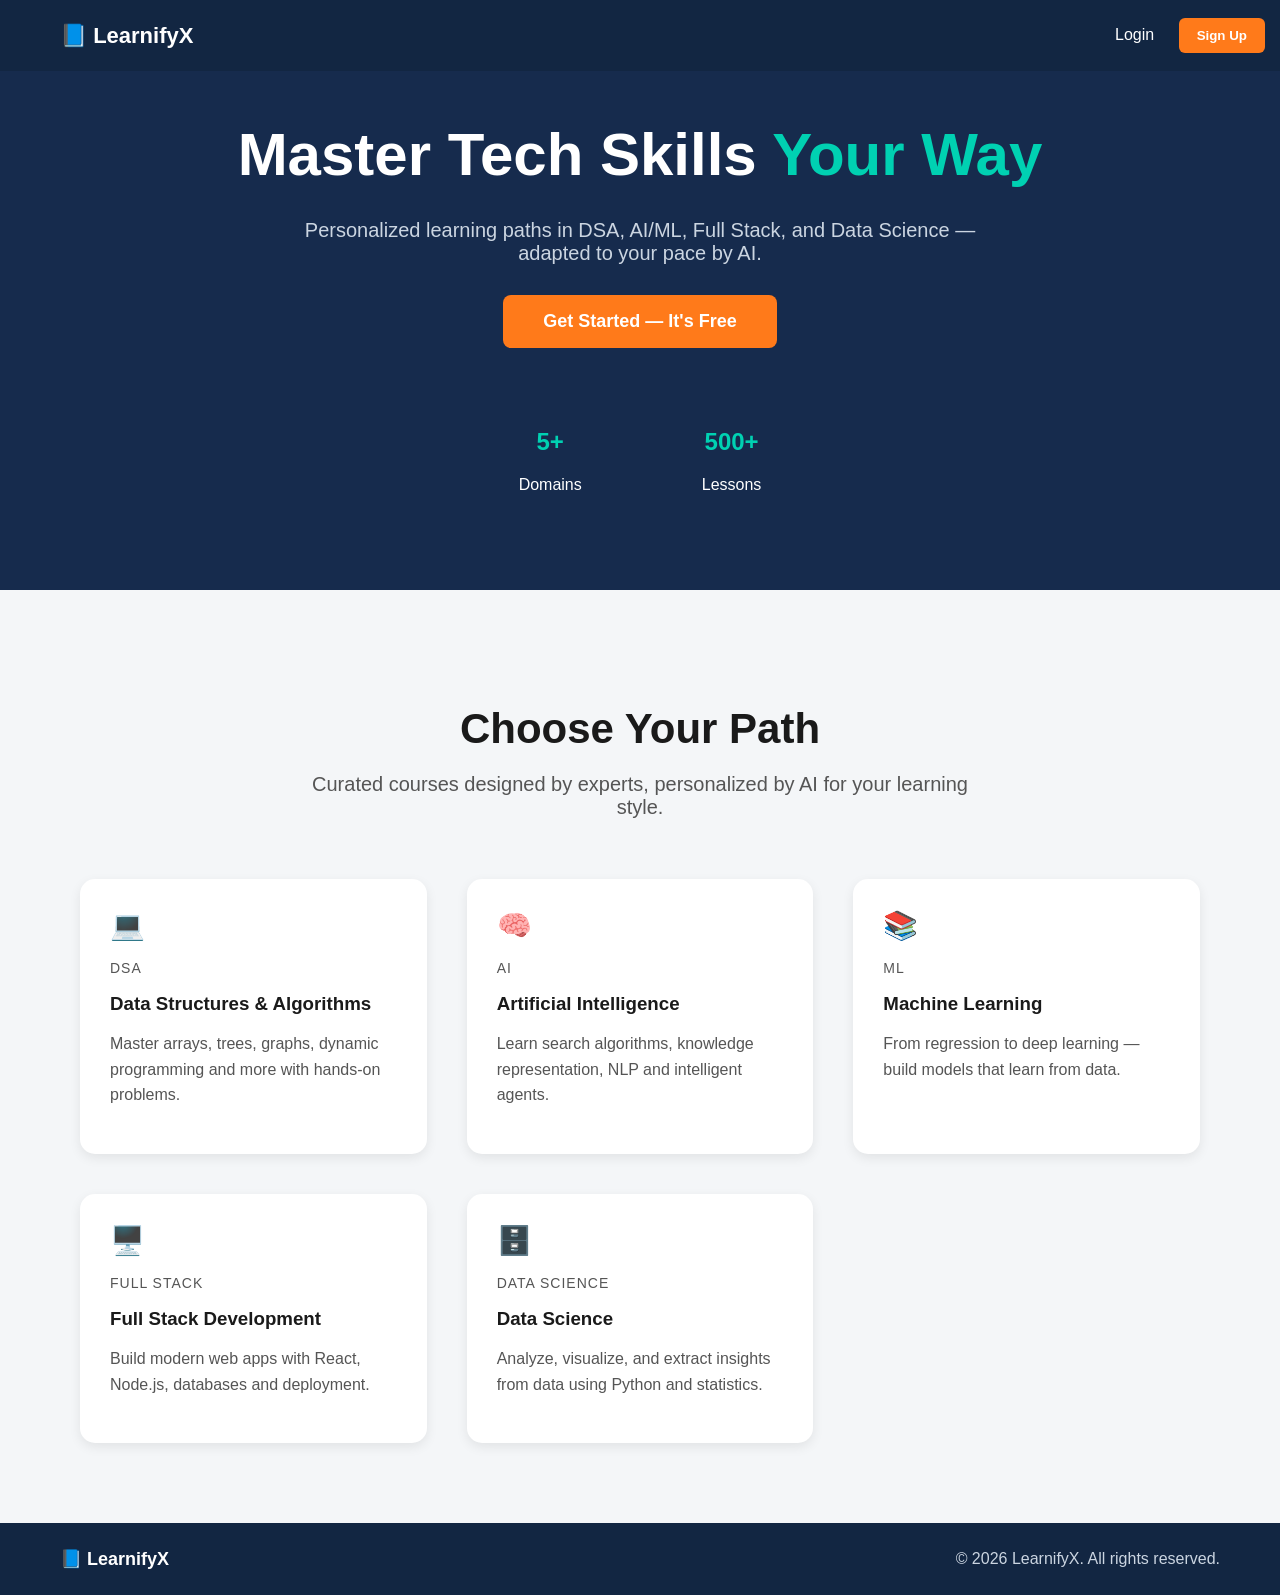
<file: index.html>
<!DOCTYPE html>
<html lang="en">
<head>
    <meta charset="UTF-8">
    <title>LearnifyX - AI Learning Platform</title>
    <link rel="stylesheet" href="index.css">
</head>
<body>

    <!-- ================= NAVBAR ================= -->
    <nav class="navbar">
        <div class="logo">
            📘 <span>LearnifyX</span>
        </div>

        <div class="nav-links">
            <a href="#">Login</a>
            <button class="signup-btn">Sign Up</button>
        </div>
    </nav>


    <!-- ================= HERO SECTION ================= -->
    <section class="hero">
       
        <h1>
            Master Tech Skills 
            <span class="highlight">Your Way</span>
        </h1>

        <p class="hero-text">
            Personalized learning paths in DSA, AI/ML, Full Stack, and 
            Data Science — adapted to your pace by AI.
        </p>

        <button class="cta-btn">
            Get Started — It's Free
        </button>

        <div class="stats">
            <div>
                <h2>5+</h2>
                <p>Domains</p>
            </div>

            <div>
                <h2>500+</h2>
                <p>Lessons</p>
            </div>
        </div>
    </section>


    <!-- ================= CHOOSE YOUR PATH SECTION ================= -->
    <section class="paths">

        <h2 class="section-title">Choose Your Path</h2>

        <p class="section-subtitle">
            Curated courses designed by experts, personalized by AI
            for your learning style.
        </p>

        <div class="card-container">

            <!-- DSA -->
            <div class="card">
                <div class="icon">💻</div>
                <p class="category">DSA</p>
                <h3>Data Structures & Algorithms</h3>
                <p>
                    Master arrays, trees, graphs, dynamic programming 
                    and more with hands-on problems.
                </p>
            </div>

            <!-- AI -->
            <div class="card">
                <div class="icon orange">🧠</div>
                <p class="category">AI</p>
                <h3>Artificial Intelligence</h3>
                <p>
                    Learn search algorithms, knowledge representation, 
                    NLP and intelligent agents.
                </p>
            </div>

            <!-- ML -->
            <div class="card">
                <div class="icon green">📚</div>
                <p class="category">ML</p>
                <h3>Machine Learning</h3>
                <p>
                    From regression to deep learning — 
                    build models that learn from data.
                </p>
            </div>

            <!-- Full Stack -->
            <div class="card">
                <div class="icon orange">🖥️</div>
                <p class="category">FULL STACK</p>
                <h3>Full Stack Development</h3>
                <p>
                    Build modern web apps with React, Node.js, 
                    databases and deployment.
                </p>
            </div>

            <!-- Data Science -->
            <div class="card">
                <div class="icon green">🗄️</div>
                <p class="category">DATA SCIENCE</p>
                <h3>Data Science</h3>
                <p>
                    Analyze, visualize, and extract insights 
                    from data using Python and statistics.
                </p>
            </div>

        </div>

    </section>


    <!-- ================= FOOTER ================= -->
    <footer class="footer">
        <div class="footer-left">
            📘 <span>LearnifyX</span>
        </div>

        <div class="footer-right">
            © 2026 LearnifyX. All rights reserved.
        </div>
    </footer>

</body>
</html>
</file>
<file: index.css>
/* ================= GENERAL ================= */
body {
    margin: 0;
    font-family: Arial, Helvetica, sans-serif;
    background-color: #162B4D;
    color: white;
}

/* ================= NAVBAR ================= */
.navbar {
    position: fixed;
    top: 0;
    width: 100%;
    background-color: #122642;
    display: flex;
    justify-content: space-between;
    align-items: center;
    padding: 18px 60px;
    z-index: 1000;
}

.logo {
    font-size: 22px;
    font-weight: bold;
}

.nav-links a {
    color: white;
    text-decoration: none;
    margin-right: 20px;
}

.signup-btn {
    background-color: #ff7a1a;
    border: none;
    padding: 10px 18px ;
    color: white;
    border-radius: 6px;
    cursor: pointer;
    font-weight: bold;
    margin-right: 75px;
}

/* Space for fixed navbar */
.hero {
    padding-top: 120px;
    text-align: center;
    padding-bottom: 80px;
}

/* ================= HERO ================= */

.hero h1 {
    font-size: 60px;
    margin: 0;
}

.highlight {
    color: #00d1b2;
}

.hero-text {
    font-size: 20px;
    color: #cbd5e1;
    max-width: 700px;
    margin: 30px auto;
}

.cta-btn {
    background-color: #ff7a1a;
    border: none;
    padding: 16px 40px;
    font-size: 18px;
    border-radius: 8px;
    color: white;
    cursor: pointer;
    font-weight: bold;
}

.stats {
    display: flex;
    justify-content: center;
    gap: 120px;
    margin-top: 60px;
}

.stats h2 {
    color: #00d1b2;
}

/* ================= PATH SECTION ================= */
.paths {
    background-color: #f4f6f8;
    color: #1a1a1a;
    padding: 80px;
    text-align: center;
}

.section-title {
    font-size: 42px;
    margin-bottom: 20px;
}

.section-subtitle {
    font-size: 20px;
    color: #555;
    max-width: 700px;
    margin: 0 auto 60px;
}

/* ================= CARDS ================= */
.card-container {
    display: grid;
    grid-template-columns: repeat(3, 1fr);
    gap: 40px;
}

.card {
    background-color: white;
    padding: 30px;
    border-radius: 15px;
    text-align: left;
    box-shadow: 0 4px 12px rgba(0,0,0,0.08);
}

.icon {
    font-size: 28px;
    margin-bottom: 15px;
}

.icon.orange {
    color: #ff7a1a;
}

.icon.green {
    color: #00b894;
}

.category {
    font-size: 14px;
    color: #777;
    letter-spacing: 1px;
}

.card h3 {
    margin: 10px 0;
}

.card p {
    color: #555;
    line-height: 1.6;
}

/* ================= FOOTER ================= */
.footer {
    background-color: #122642;
    color: #cbd5e1;
    display: flex;
    justify-content: space-between;
    align-items: center;
    padding: 25px 60px;
}

.footer-left {
    font-size: 18px;
    font-weight: bold;
    color: white;
}

.footer-right {
    font-size: 16px;
}
</file>
